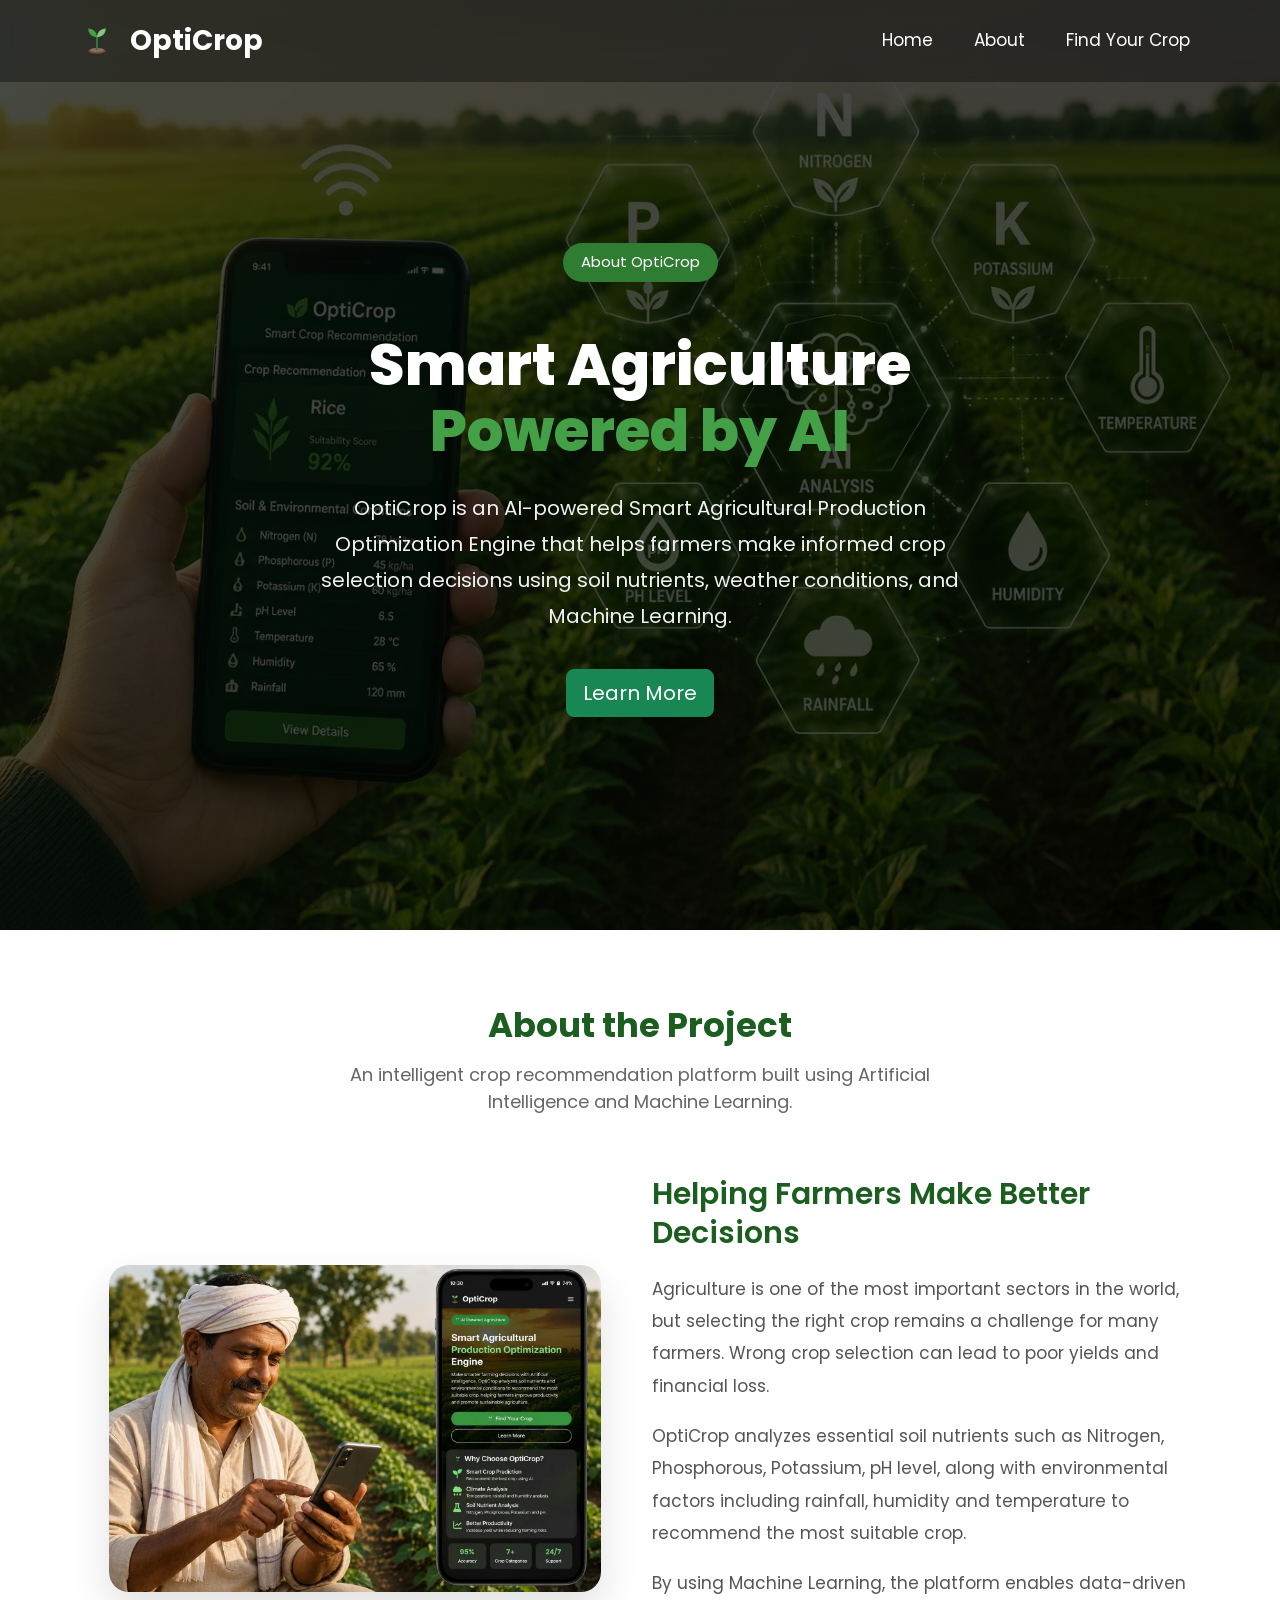
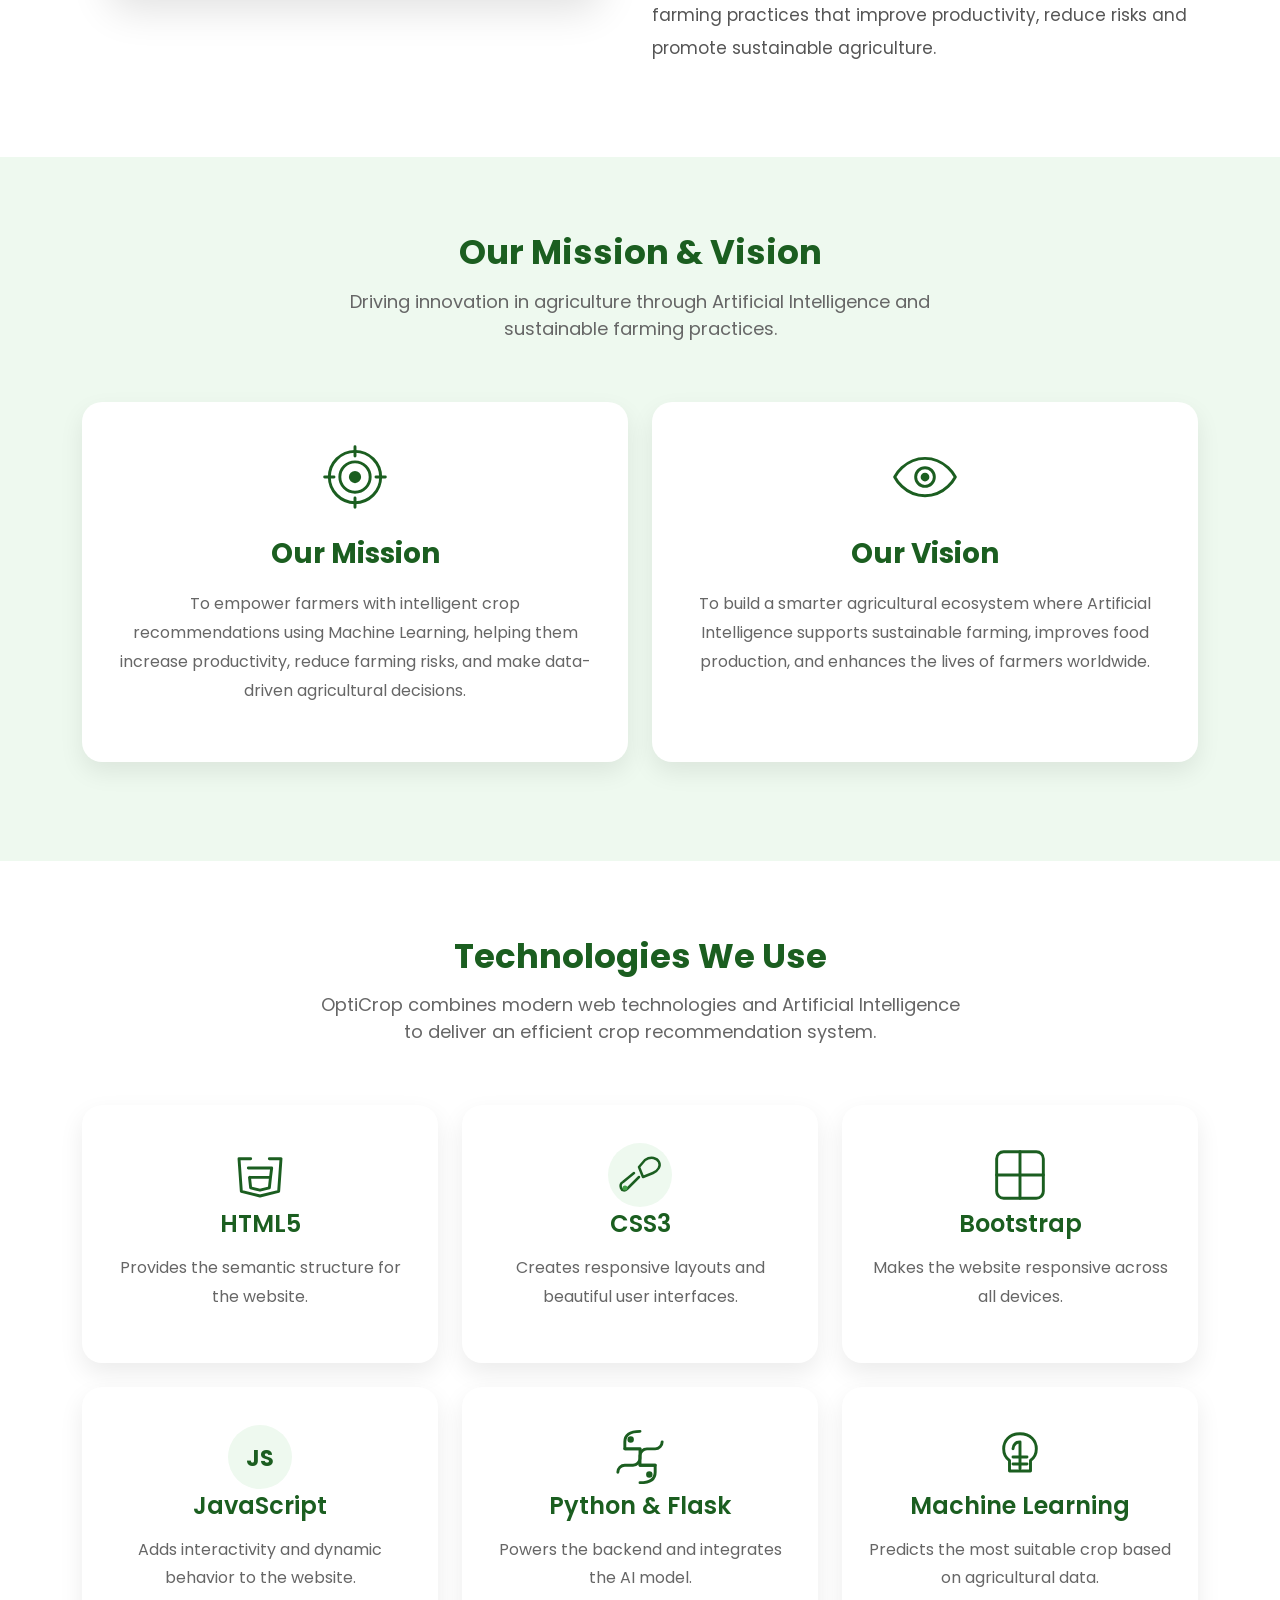
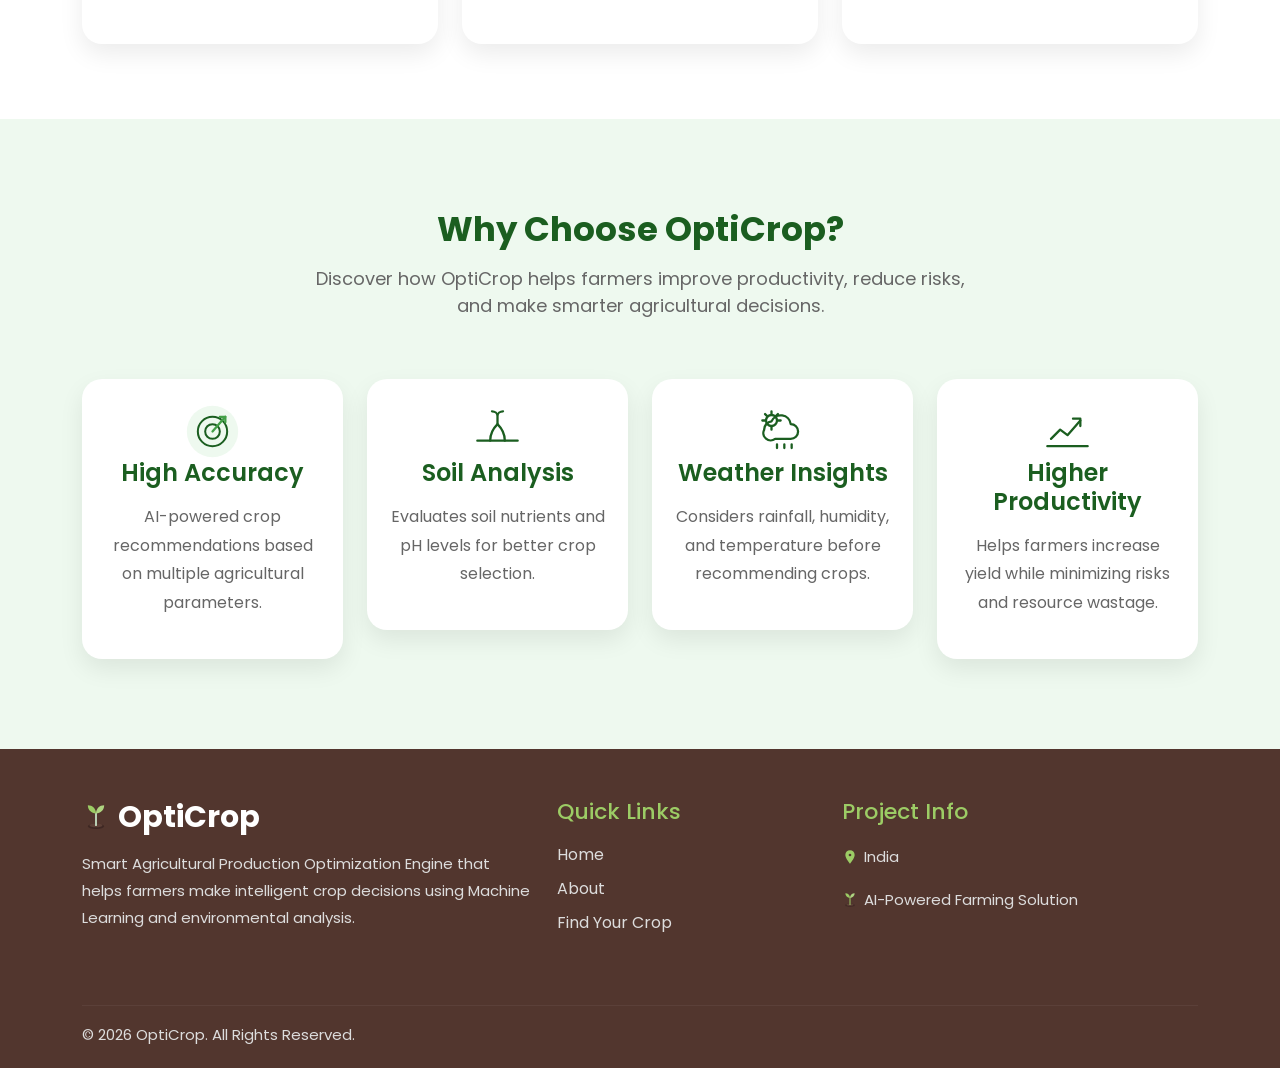
<file: templates/about.html>
<!DOCTYPE html>
<html lang="en">

<head>

    <meta charset="UTF-8">

    <meta name="viewport"
          content="width=device-width, initial-scale=1.0">

    <title>About | OptiCrop</title>

    <!-- Google Font -->

    <link href="https://fonts.googleapis.com/css2?family=Poppins:wght@300;400;500;600;700;800&display=swap"
          rel="stylesheet">

    <!-- Bootstrap -->

    <link href="https://cdn.jsdelivr.net/npm/bootstrap@5.3.3/dist/css/bootstrap.min.css"
          rel="stylesheet">

    <!-- Font Awesome -->

    <link rel="stylesheet"
          href="https://cdnjs.cloudflare.com/ajax/libs/font-awesome/6.5.2/css/all.min.css">

    <!-- CSS -->

    <link rel="stylesheet"
          href="/static/css/style.css">

</head>

<body>

    <!-- ================= NAVBAR ================= -->

<nav class="navbar navbar-expand-lg fixed-top">

    <div class="container">
         <a class="navbar-brand" href="/">

    <svg class="logo-icon" viewBox="0 0 24 24" xmlns="http://www.w3.org/2000/svg">
        <ellipse cx="12" cy="20" rx="7" ry="2.2" fill="#6D4C41"/>
        <ellipse cx="12" cy="19.2" rx="5.5" ry="1.6" fill="#8D6E63"/>
        <path d="M12 19V9" stroke="#2E7D32" stroke-width="1.5" stroke-linecap="round"/>
        <path d="M12 9C8 9 5 6 5 2c4 0 7 3 7 7z" fill="#43A047"/>
        <path d="M12 9c4 0 7-3 7-7-4 0-7 3-7 7z" fill="#81C784"/>
    </svg>

    OptiCrop

</a>

        <button class="navbar-toggler"
                type="button"
                data-bs-toggle="collapse"
                data-bs-target="#navbar">

            <span class="navbar-toggler-icon"></span>

        </button>

        <div class="collapse navbar-collapse"
             id="navbar">

            <ul class="navbar-nav ms-auto">

                <li class="nav-item">

                    <a class="nav-link"
                       href="/">

                        Home

                    </a>

                </li>

                <li class="nav-item">

                    <a class="nav-link active"
                       href="/about">

                        About

                    </a>

                </li>

                <li class="nav-item">

                    <a class="nav-link"
                       href="/findyourcrop">

                        Find Your Crop

                    </a>

                </li>

            </ul>

        </div>

    </div>

</nav>

    <!-- ================= ABOUT HERO ================= -->

<section class="about-hero">

    <div class="about-overlay"></div>

    <div class="container">

        <div class="row align-items-center min-vh-100">

            <!-- Left Content -->
            <div class="col-lg-8 mx-auto text-center">

                <div class="about-content">

                    <span class="hero-tag">

                        About OptiCrop

                    </span>

                    <h1>

                        Smart Agriculture <br>
                        <span>Powered by AI</span>

                    </h1>

                    <p>

                        OptiCrop is an AI-powered Smart Agricultural Production
                        Optimization Engine that helps farmers make informed crop
                        selection decisions using soil nutrients, weather
                        conditions, and Machine Learning.

                    </p>

                    <a href="#about-project"
                       class="btn btn-success btn-lg">

                        Learn More

                    </a>

                </div>

            </div>

          

        </div>

    </div>

</section>

    <!-- ================= ABOUT PROJECT ================= -->

<section class="about-project" id="about-project">

    <div class="container">

        <div class="section-title">

            <h2>About the Project</h2>

            <p>
                An intelligent crop recommendation platform built using
                Artificial Intelligence and Machine Learning.
            </p>

        </div>

        <div class="row align-items-center">

            <!-- Left -->

            <div class="col-lg-6">

                <div class="project-image">

                    <img src="/static/images/project.webp"
                         class="img-fluid"
                         loading="lazy"
                         alt="Smart Agriculture">

                </div>

            </div>

            <!-- Right -->

            <div class="col-lg-6">

                <div class="project-content">

                    <h3>Helping Farmers Make Better Decisions</h3>

                    <p>

                        Agriculture is one of the most important sectors in the
                        world, but selecting the right crop remains a challenge
                        for many farmers. Wrong crop selection can lead to poor
                        yields and financial loss.

                    </p>

                    <p>

                        OptiCrop analyzes essential soil nutrients such as
                        Nitrogen, Phosphorous, Potassium, pH level, along with
                        environmental factors including rainfall, humidity and
                        temperature to recommend the most suitable crop.

                    </p>

                    <p>

                        By using Machine Learning, the platform enables
                        data-driven farming practices that improve productivity,
                        reduce risks and promote sustainable agriculture.

                    </p>

                </div>

            </div>

        </div>

    </div>

</section>

    <!-- ================= MISSION & VISION ================= -->

<section class="mission-vision" id="mission">

    <div class="container">

        <div class="section-title">

            <h2>Our Mission & Vision</h2>

            <p>

                Driving innovation in agriculture through Artificial Intelligence
                and sustainable farming practices.

            </p>

        </div>

        <div class="row">

            <!-- Mission -->

            <div class="col-lg-6 mb-4">

                <div class="mv-card">

                    <div class="mv-icon">

                        <svg width="70" height="70" viewBox="0 0 60 60" fill="none" stroke="#1B5E20" stroke-width="2.5" stroke-linecap="round" stroke-linejoin="round">
                            <circle cx="30" cy="30" r="22"/>
                            <circle cx="30" cy="30" r="13"/>
                            <circle cx="30" cy="30" r="4" fill="#1B5E20"/>
                            <path d="M30 4v8M30 48v8M4 30h8M48 30h8"/>
                        </svg>

                    </div>

                    <h3>Our Mission</h3>

                    <p>

                        To empower farmers with intelligent crop recommendations
                        using Machine Learning, helping them increase productivity,
                        reduce farming risks, and make data-driven agricultural
                        decisions.

                    </p>

                </div>

            </div>

            <!-- Vision -->

            <div class="col-lg-6 mb-4">

                <div class="mv-card">

                    <div class="mv-icon">

                        <svg width="70" height="70" viewBox="0 0 60 60" fill="none" stroke="#1B5E20" stroke-width="2.5" stroke-linecap="round" stroke-linejoin="round">
                            <path d="M4 30s8-16 26-16 26 16 26 16-8 16-26 16-26-16-26-16Z"/>
                            <circle cx="30" cy="30" r="8"/>
                            <circle cx="30" cy="30" r="2.5" fill="#1B5E20"/>
                        </svg>

                    </div>

                    <h3>Our Vision</h3>

                    <p>

                        To build a smarter agricultural ecosystem where Artificial
                        Intelligence supports sustainable farming, improves food
                        production, and enhances the lives of farmers worldwide.

                    </p>

                </div>

            </div>

        </div>

    </div>

</section>

    <!-- ================= TECHNOLOGIES ================= -->

<section class="technologies">

    <div class="container">

        <div class="section-title">

            <h2>Technologies We Use</h2>

            <p>

                OptiCrop combines modern web technologies and Artificial
                Intelligence to deliver an efficient crop recommendation system.

            </p>

        </div>

        <div class="row g-4">

            <div class="col-lg-4 col-md-6">

                <div class="tech-card">

                    <svg width="70" height="70" viewBox="0 0 60 60" fill="none" stroke="#1B5E20" stroke-width="2.5" stroke-linecap="round" stroke-linejoin="round">
                        <path d="M22 16 12 16 14 44 30 48 46 44 48 16 38 16"/>
                        <path d="M20 24h20l-1 8H22M21 32l1 9 8 2 8-2 1-9"/>
                    </svg>

                    <h4>HTML5</h4>

                    <p>

                        Provides the semantic structure for the website.

                    </p>

                </div>

            </div>

            <div class="col-lg-4 col-md-6">

                <div class="tech-card">

                    <svg width="70" height="70" viewBox="0 0 70 70">
  <circle cx="35" cy="35" r="32" fill="#eef9ef"/>
  <path d="M40 20c6-4 12-2 14 2s-1 9-6 11l-10 4-4-10 6-7Z" fill="none" stroke="#1B5E20" stroke-width="2.5" stroke-linejoin="round"/>
  <path d="M34 37 22 49c-2 2-5 2-6-1s0-5 2-6l11-9" fill="none" stroke="#1B5E20" stroke-width="2.5" stroke-linejoin="round" stroke-linecap="round"/>
  <circle cx="20" cy="48" r="2.5" fill="#43A047"/>
</svg>

                    <h4>CSS3</h4>

                    <p>

                        Creates responsive layouts and beautiful user interfaces.

                    </p>

                </div>

            </div>

            <div class="col-lg-4 col-md-6">

                <div class="tech-card">

                    <svg width="70" height="70" viewBox="0 0 60 60" fill="none" stroke="#1B5E20" stroke-width="2.5" stroke-linecap="round" stroke-linejoin="round">
                        <rect x="10" y="10" width="40" height="40" rx="6"/>
                        <path d="M10 30h40M30 10v40"/>
                    </svg>

                    <h4>Bootstrap</h4>

                    <p>

                        Makes the website responsive across all devices.

                    </p>

                </div>

            </div>

            <div class="col-lg-4 col-md-6">

                <div class="tech-card">

                    <svg width="70" height="70" viewBox="0 0 70 70">
  <circle cx="35" cy="35" r="32" fill="#eef9ef"/>
  <text x="35" y="44" font-family="Poppins, sans-serif" font-size="22" font-weight="700" text-anchor="middle" fill="#1B5E20">JS</text>
</svg>

                    <h4>JavaScript</h4>

                    <p>

                        Adds interactivity and dynamic behavior to the website.

                    </p>

                </div>

            </div>

            <div class="col-lg-4 col-md-6">

                <div class="tech-card">

                    <svg width="70" height="70" viewBox="0 0 60 60" fill="none" stroke="#1B5E20" stroke-width="2.5" stroke-linecap="round" stroke-linejoin="round">
                        <path d="M30 8c-8 0-13 3-13 9v6h13"/>
                        <path d="M30 52c8 0 13-3 13-9v-6H30"/>
                        <path d="M17 23h13v8a6 6 0 0 1-6 6h-7a6 6 0 0 0-6 6"/>
                        <path d="M43 37H30v-8a6 6 0 0 1 6-6h7a6 6 0 0 0 6-6"/>
                        <circle cx="22" cy="15" r="1.5" fill="#1B5E20"/>
                        <circle cx="38" cy="45" r="1.5" fill="#1B5E20"/>
                    </svg>

                    <h4>Python & Flask</h4>

                    <p>

                        Powers the backend and integrates the AI model.

                    </p>

                </div>

            </div>

            <div class="col-lg-4 col-md-6">

                <div class="tech-card">

                    <svg width="70" height="70" viewBox="0 0 60 60" fill="none" stroke="#1B5E20" stroke-width="2.5" stroke-linecap="round" stroke-linejoin="round">
                        <path d="M30 10c-9 0-14 6-14 13 0 5 2 8 5 10v9h18v-9c3-2 5-5 5-10 0-7-5-13-14-13Z"/>
                        <path d="M24 23a6 6 0 0 1 6-6M30 17v23M24 30h12M24 36h12"/>
                    </svg>

                    <h4>Machine Learning</h4>

                    <p>

                        Predicts the most suitable crop based on agricultural data.

                    </p>

                </div>

            </div>

        </div>

    </div>

</section>

    <!-- ================= BENEFITS ================= -->

<section class="benefits">

    <div class="container">

        <div class="section-title">

            <h2>Why Choose OptiCrop?</h2>

            <p>

                Discover how OptiCrop helps farmers improve productivity,
                reduce risks, and make smarter agricultural decisions.

            </p>

        </div>

        <div class="row g-4">

            <div class="col-lg-3 col-md-6">

                <div class="benefit-card">

                    <svg width="55" height="55" viewBox="0 0 60 60">
  <circle cx="30" cy="30" r="28" fill="#eef9ef"/>
  <circle cx="30" cy="30" r="16" fill="none" stroke="#1B5E20" stroke-width="2.2"/>
  <circle cx="30" cy="30" r="8" fill="none" stroke="#1B5E20" stroke-width="2.2"/>
  <path d="M44 14 30 30" stroke="#43A047" stroke-width="2.5" stroke-linecap="round"/>
  <path d="M44 14 38 14M44 14 44 20" stroke="#43A047" stroke-width="2.5" stroke-linecap="round"/>
</svg>

                    <h4>High Accuracy</h4>

                    <p>

                        AI-powered crop recommendations based on multiple agricultural parameters.

                    </p>

                </div>

            </div>

            <div class="col-lg-3 col-md-6">

                <div class="benefit-card">

                    <svg width="55" height="55" viewBox="0 0 60 60" fill="none" stroke="#1B5E20" stroke-width="2.5" stroke-linecap="round" stroke-linejoin="round">
                        <path d="M8 40h44"/>
                        <path d="M22 40c0-8 3-13 8-18 5 5 8 10 8 18"/>
                        <path d="M30 22v-9M30 13c0-3 3-5 6-5M30 13c0-3-3-5-6-5"/>
                    </svg>

                    <h4>Soil Analysis</h4>

                    <p>

                        Evaluates soil nutrients and pH levels for better crop selection.

                    </p>

                </div>

            </div>

            <div class="col-lg-3 col-md-6">

                <div class="benefit-card">

                    <svg width="55" height="55" viewBox="0 0 60 60" fill="none" stroke="#1B5E20" stroke-width="2.5" stroke-linecap="round" stroke-linejoin="round">
                        <circle cx="18" cy="18" r="6"/>
                        <path d="M18 8v3M18 25v3M8 18h3M25 18h3M11 11l2 2M25 11l-2 2"/>
                        <path d="M22 38h17a8 8 0 0 0 0-16 11 11 0 0 0-21-3 9 9 0 0 0-8 9 8 8 0 0 0 12 10Z"/>
                        <path d="M24 44v4M32 44v4M40 44v4"/>
                    </svg>

                    <h4>Weather Insights</h4>

                    <p>

                        Considers rainfall, humidity, and temperature before recommending crops.

                    </p>

                </div>

            </div>

            <div class="col-lg-3 col-md-6">

                <div class="benefit-card">

                    <svg width="55" height="55" viewBox="0 0 60 60" fill="none" stroke="#1B5E20" stroke-width="2.5" stroke-linecap="round" stroke-linejoin="round">
                        <path d="M8 46h44"/>
                        <path d="M12 38l10-10 8 6 14-16"/>
                        <path d="M36 16h8v8"/>
                    </svg>

                    <h4>Higher Productivity</h4>

                    <p>

                        Helps farmers increase yield while minimizing risks and resource wastage.

                    </p>

                </div>

            </div>

        </div>

    </div>

</section>


    <!-- ================= FOOTER ================= -->

 <footer class="footer">

        <div class="container">

            <div class="row">

                <!-- Logo -->

                <div class="col-lg-5 mb-4">

                    <h3>
    <svg class="footer-logo-icon" viewBox="0 0 24 24" xmlns="http://www.w3.org/2000/svg">
        <ellipse cx="12" cy="20" rx="7" ry="2.2" fill="#3E2723"/>
        <ellipse cx="12" cy="19.2" rx="5.5" ry="1.6" fill="#5D4037"/>
        <path d="M12 19V9" stroke="#C8E6C9" stroke-width="1.5" stroke-linecap="round"/>
        <path d="M12 9C8 9 5 6 5 2c4 0 7 3 7 7z" fill="#9CCC65"/>
        <path d="M12 9c4 0 7-3 7-7-4 0-7 3-7 7z" fill="#AED581"/>
    </svg>
    OptiCrop
</h3>

                    <p>
                        Smart Agricultural Production Optimization Engine
                        that helps farmers make intelligent crop decisions
                        using Machine Learning and environmental analysis.
                    </p>

                </div>

                <!-- Quick Links -->

                <div class="col-lg-3 mb-4">

                    <h5>Quick Links</h5>

                    <ul>

                        <li><a href="/">Home</a></li>

                        <li><a href="/about">About</a></li>

                        <li><a href="/findyourcrop">Find Your Crop</a></li>

                    </ul>

                </div>

                <!-- Contact -->

                <div class="col-lg-4 mb-4">

                    <h5>Project Info</h5>

                    <p>
                        <svg class="footer-inline-icon" viewBox="0 0 24 24" xmlns="http://www.w3.org/2000/svg">
                            <path d="M12 2C8 2 5 5 5 9c0 5 7 13 7 13s7-8 7-13c0-4-3-7-7-7zm0 9a2 2 0 1 1 0-4 2 2 0 0 1 0 4z" fill="#9CCC65"/>
                        </svg>
                        India
                    </p>

                   <p>
    <svg class="footer-inline-icon" viewBox="0 0 24 24" xmlns="http://www.w3.org/2000/svg">
        <ellipse cx="12" cy="20" rx="7" ry="2.2" fill="#3E2723"/>
        <ellipse cx="12" cy="19.2" rx="5.5" ry="1.6" fill="#5D4037"/>
        <path d="M12 19V9" stroke="#9CCC65" stroke-width="1.5" stroke-linecap="round"/>
        <path d="M12 9C8 9 5 6 5 2c4 0 7 3 7 7z" fill="#9CCC65"/>
        <path d="M12 9c4 0 7-3 7-7-4 0-7 3-7 7z" fill="#AED581"/>
    </svg>
    AI-Powered Farming Solution
</p>

                </div>

            </div>

            <hr>

            <p class="copyright">

                © 2026 OptiCrop. All Rights Reserved.

            </p>

        </div>

    </footer>

    <!-- Bootstrap JS -->

    <script src="https://cdn.jsdelivr.net/npm/bootstrap@5.3.3/dist/js/bootstrap.bundle.min.js"></script>

    <!-- JavaScript -->

    <script src="/static/js/script.js"></script>

</body>

</html>
</file>
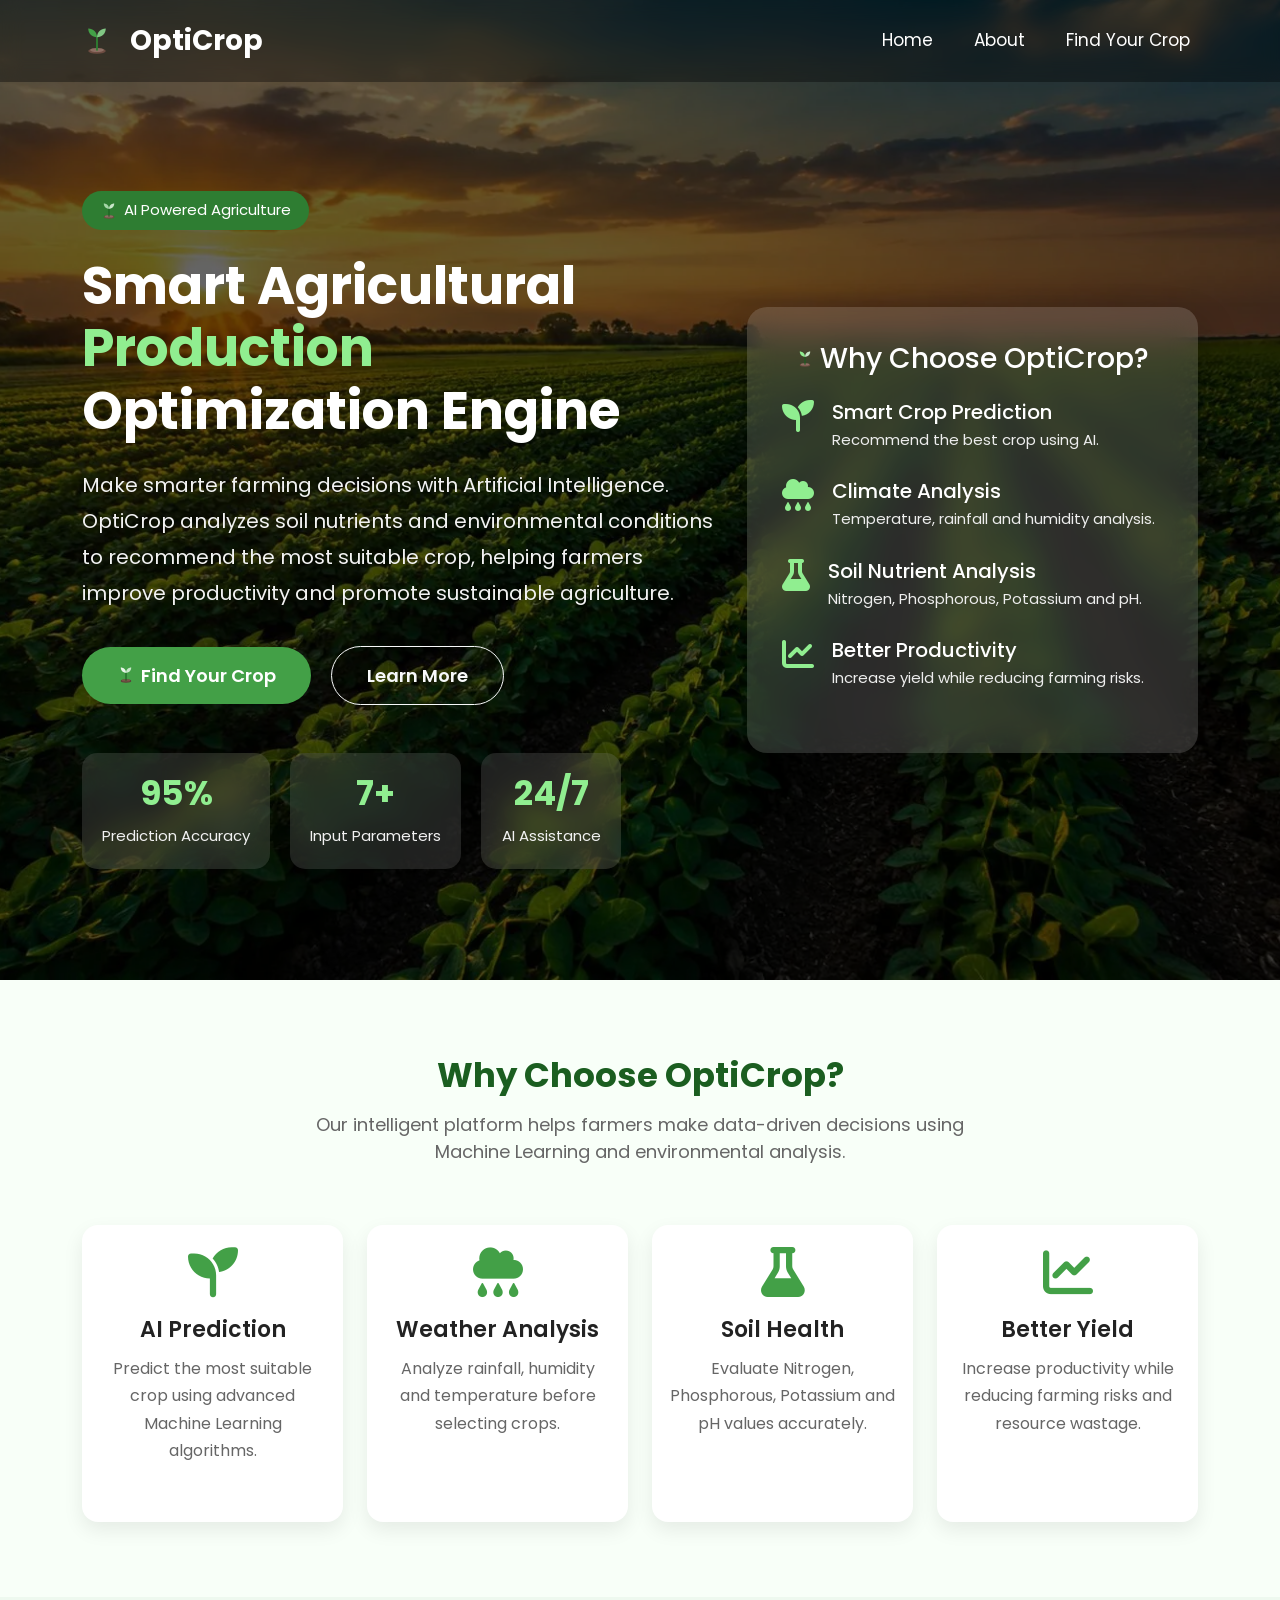
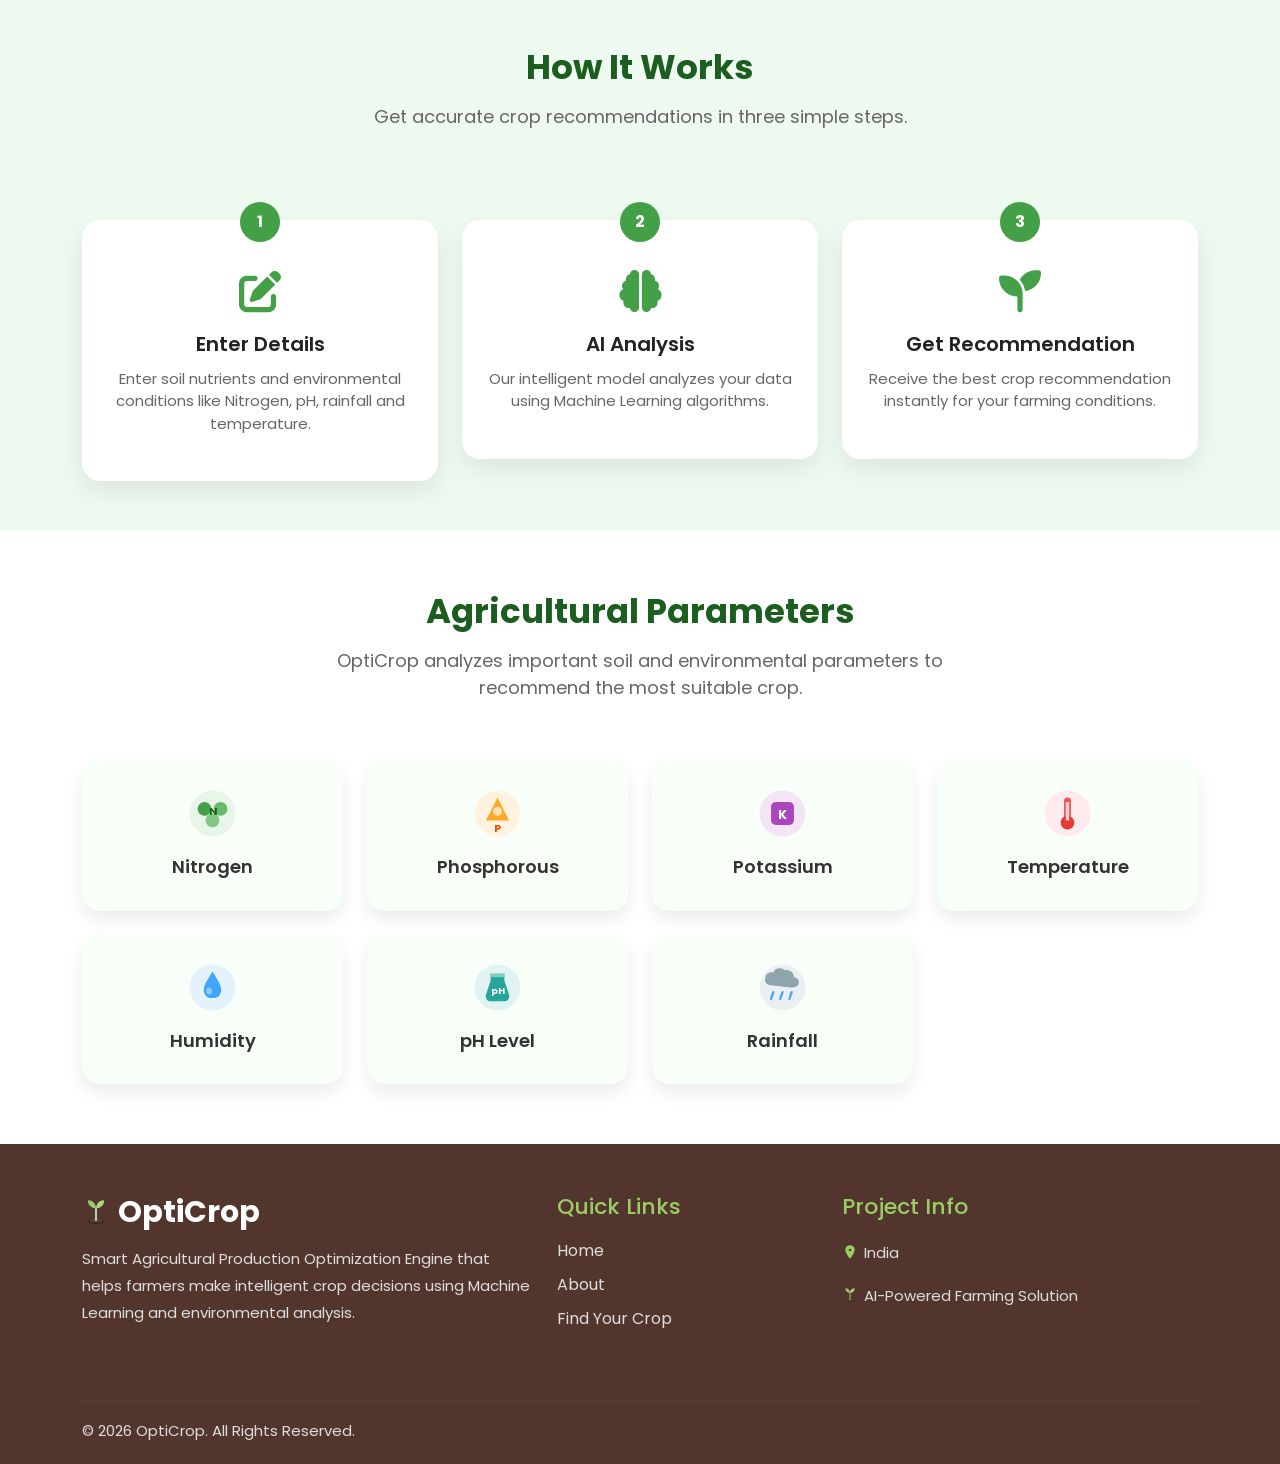
<file: templates/home.html>
<!DOCTYPE html>
<html lang="en">

<head>

    <meta charset="UTF-8">
    <meta name="viewport" content="width=device-width, initial-scale=1.0">

    <title>OptiCrop | Smart Agricultural Production Optimization Engine</title>

    <!-- Google Font -->

    <link href="https://fonts.googleapis.com/css2?family=Poppins:wght@300;400;500;600;700;800&display=swap"
        rel="stylesheet">

    <!-- Bootstrap -->

    <link href="https://cdn.jsdelivr.net/npm/bootstrap@5.3.3/dist/css/bootstrap.min.css"
        rel="stylesheet">

    <!-- Font Awesome -->

    <link rel="stylesheet"
        href="https://cdnjs.cloudflare.com/ajax/libs/font-awesome/6.5.2/css/all.min.css">

    <!-- CSS -->

    <link rel="stylesheet" href="/static/css/style.css">

</head>

<body>

    <!-- ================= NAVIGATION BAR ================= -->

    <nav class="navbar navbar-expand-lg fixed-top">

        <div class="container">

           <a class="navbar-brand" href="/">

    <svg class="logo-icon" viewBox="0 0 24 24" xmlns="http://www.w3.org/2000/svg">
        <ellipse cx="12" cy="20" rx="7" ry="2.2" fill="#6D4C41"/>
        <ellipse cx="12" cy="19.2" rx="5.5" ry="1.6" fill="#8D6E63"/>
        <path d="M12 19V9" stroke="#2E7D32" stroke-width="1.5" stroke-linecap="round"/>
        <path d="M12 9C8 9 5 6 5 2c4 0 7 3 7 7z" fill="#43A047"/>
        <path d="M12 9c4 0 7-3 7-7-4 0-7 3-7 7z" fill="#81C784"/>
    </svg>

    OptiCrop

</a>

            <button class="navbar-toggler"
                type="button"
                data-bs-toggle="collapse"
                data-bs-target="#navbar">

                <span class="navbar-toggler-icon"></span>

            </button>

            <div class="collapse navbar-collapse"
                id="navbar">

                <ul class="navbar-nav ms-auto">

                    <li class="nav-item">

                        <a class="nav-link active"
                            href="/">

                            Home

                        </a>

                    </li>

                    <li class="nav-item">

                        <a class="nav-link"
                            href="/about">

                            About

                        </a>

                    </li>

                    <li class="nav-item">

                        <a class="nav-link"
                            href="/findyourcrop">

                            Find Your Crop

                        </a>

                    </li>

                </ul>

            </div>

        </div>

    </nav>

    <!-- ================= HERO SECTION ================= -->

    <section class="hero">

        <div class="hero-overlay"></div>

        <div class="container">

            <div class="row align-items-center min-vh-100">

                <!-- Left Side -->

                <div class="col-lg-7">

                    <div class="hero-content">

                       <span class="hero-tag">
    <svg class="tag-icon" viewBox="0 0 24 24" xmlns="http://www.w3.org/2000/svg">
        <ellipse cx="12" cy="20" rx="7" ry="2.2" fill="#6D4C41"/>
        <ellipse cx="12" cy="19.2" rx="5.5" ry="1.6" fill="#8D6E63"/>
        <path d="M12 19V9" stroke="#1B5E20" stroke-width="1.5" stroke-linecap="round"/>
        <path d="M12 9C8 9 5 6 5 2c4 0 7 3 7 7z" fill="#A5D6A7"/>
        <path d="M12 9c4 0 7-3 7-7-4 0-7 3-7 7z" fill="#C8E6C9"/>
    </svg>
    AI Powered Agriculture
</span>

                        <h1>
                            Smart Agricultural
                            <span>Production</span>
                            Optimization Engine
                        </h1>

                        <p>
                            Make smarter farming decisions with Artificial Intelligence.
                            OptiCrop analyzes soil nutrients and environmental conditions
                            to recommend the most suitable crop, helping farmers improve
                            productivity and promote sustainable agriculture.
                        </p>

                        <div class="hero-buttons">

                          <a href="/findyourcrop" class="btn btn-success btn-lg me-3">
    <svg class="btn-icon" viewBox="0 0 24 24" xmlns="http://www.w3.org/2000/svg">
        <ellipse cx="12" cy="20" rx="7" ry="2.2" fill="#5D4037"/>
        <ellipse cx="12" cy="19.2" rx="5.5" ry="1.6" fill="#795548"/>
        <path d="M12 19V9" stroke="#1B5E20" stroke-width="1.5" stroke-linecap="round"/>
        <path d="M12 9C8 9 5 6 5 2c4 0 7 3 7 7z" fill="#E8F5E9"/>
        <path d="M12 9c4 0 7-3 7-7-4 0-7 3-7 7z" fill="#C8E6C9"/>
    </svg>
    Find Your Crop
</a>

                            <a href="#features" class="btn btn-outline-light btn-lg">
                                Learn More
                            </a>

                        </div>

                        <div class="hero-stats mt-5">

                            <div class="stat-box">

                                <h3>95%</h3>

                                <p>Prediction Accuracy</p>

                            </div>

                            <div class="stat-box">

                                <h3>7+</h3>

                                <p>Input Parameters</p>

                            </div>

                            <div class="stat-box">

                                <h3>24/7</h3>

                                <p>AI Assistance</p>

                            </div>

                        </div>

                    </div>

                </div>


                <div class="col-lg-5">

                    <div class="hero-card">

                       <h3 class="mb-4">
    <svg class="tag-icon" viewBox="0 0 24 24" xmlns="http://www.w3.org/2000/svg">
        <ellipse cx="12" cy="20" rx="7" ry="2.2" fill="#6D4C41"/>
        <ellipse cx="12" cy="19.2" rx="5.5" ry="1.6" fill="#8D6E63"/>
        <path d="M12 19V9" stroke="#1B5E20" stroke-width="1.5" stroke-linecap="round"/>
        <path d="M12 9C8 9 5 6 5 2c4 0 7 3 7 7z" fill="#90EE90"/>
        <path d="M12 9c4 0 7-3 7-7-4 0-7 3-7 7z" fill="#C8E6C9"/>
    </svg>
    Why Choose OptiCrop?
</h3>

                        <div class="feature-item">

                            <i class="fas fa-seedling"></i>

                            <div>

                                <h5>Smart Crop Prediction</h5>

                                <p>Recommend the best crop using AI.</p>

                            </div>

                        </div>

                        <div class="feature-item">

                            <i class="fas fa-cloud-rain"></i>

                            <div>

                                <h5>Climate Analysis</h5>

                                <p>Temperature, rainfall and humidity analysis.</p>

                            </div>

                        </div>

                        <div class="feature-item">

                            <i class="fas fa-flask"></i>

                            <div>

                                <h5>Soil Nutrient Analysis</h5>

                                <p>Nitrogen, Phosphorous, Potassium and pH.</p>

                            </div>

                        </div>

                        <div class="feature-item">

                            <i class="fas fa-chart-line"></i>

                            <div>

                                <h5>Better Productivity</h5>

                                <p>Increase yield while reducing farming risks.</p>

                            </div>

                        </div>

                    </div>

                </div>

            </div>

        </div>

    </section>

    <!-- ================= FEATURES ================= -->

    <section class="features" id="features">

        <div class="container">

            <div class="section-title">

                <h2>Why Choose OptiCrop?</h2>

                <p>
                    Our intelligent platform helps farmers make data-driven
                    decisions using Machine Learning and environmental analysis.
                </p>

            </div>

            <div class="row">

                <div class="col-lg-3 col-md-6">

                    <div class="feature-box">

                        <i class="fas fa-seedling"></i>

                        <h4>AI Prediction</h4>

                        <p>
                            Predict the most suitable crop using advanced Machine Learning algorithms.
                        </p>

                    </div>

                </div>

                <div class="col-lg-3 col-md-6">

                    <div class="feature-box">

                        <i class="fas fa-cloud-rain"></i>

                        <h4>Weather Analysis</h4>

                        <p>
                            Analyze rainfall, humidity and temperature before selecting crops.
                        </p>

                    </div>

                </div>

                <div class="col-lg-3 col-md-6">

                    <div class="feature-box">

                        <i class="fas fa-flask"></i>

                        <h4>Soil Health</h4>

                        <p>
                            Evaluate Nitrogen, Phosphorous, Potassium and pH values accurately.
                        </p>

                    </div>

                </div>

                <div class="col-lg-3 col-md-6">

                    <div class="feature-box">

                        <i class="fas fa-chart-line"></i>

                        <h4>Better Yield</h4>

                        <p>
                            Increase productivity while reducing farming risks and resource wastage.
                        </p>

                    </div>

                </div>

            </div>

        </div>

    </section>

    <!-- ================= HOW IT WORKS ================= -->

    <section class="how-it-works">

        <div class="container">

            <div class="section-title">

                <h2>How It Works</h2>

                <p>
                    Get accurate crop recommendations in three simple steps.
                </p>

            </div>

            <div class="row text-center">

                <div class="col-lg-4">

                    <div class="step-card">

                        <div class="step-number">1</div>

                        <i class="fas fa-edit"></i>

                        <h4>Enter Details</h4>

                        <p>
                            Enter soil nutrients and environmental conditions like
                            Nitrogen, pH, rainfall and temperature.
                        </p>

                    </div>

                </div>

                <div class="col-lg-4">

                    <div class="step-card">

                        <div class="step-number">2</div>

                        <i class="fas fa-brain"></i>

                        <h4>AI Analysis</h4>

                        <p>
                            Our intelligent model analyzes your data using
                            Machine Learning algorithms.
                        </p>

                    </div>

                </div>

                <div class="col-lg-4">

                    <div class="step-card">

                        <div class="step-number">3</div>

                        <i class="fas fa-seedling"></i>

                        <h4>Get Recommendation</h4>

                        <p>
                            Receive the best crop recommendation instantly
                            for your farming conditions.
                        </p>

                    </div>

                </div>

            </div>

        </div>

    </section>

    <!-- ================= AGRICULTURAL PARAMETERS ================= -->

    <section class="parameters">

        <div class="container">

            <div class="section-title">

                <h2>Agricultural Parameters</h2>

                <p>
                    OptiCrop analyzes important soil and environmental parameters to recommend the most suitable crop.
                </p>

            </div>

           <div class="row g-4">

    <!-- Nitrogen -->
    <div class="col-lg-3 col-md-4 col-6">
        <div class="parameter-card">
            <svg viewBox="0 0 48 48" xmlns="http://www.w3.org/2000/svg">
                <circle cx="24" cy="24" r="20" fill="#E8F5E9"/>
                <circle cx="17" cy="20" r="6" fill="#43A047"/>
                <circle cx="31" cy="20" r="6" fill="#66BB6A"/>
                <circle cx="24" cy="30" r="6" fill="#81C784"/>
                <text x="24" y="25" font-size="9" font-weight="700" fill="#1B5E20" text-anchor="middle">N</text>
            </svg>
            <h5>Nitrogen</h5>
        </div>
    </div>

    <!-- Phosphorous -->
    <div class="col-lg-3 col-md-4 col-6">
        <div class="parameter-card">
            <svg viewBox="0 0 48 48" xmlns="http://www.w3.org/2000/svg">
                <circle cx="24" cy="24" r="20" fill="#FFF3E0"/>
                <path d="M24 10 L34 30 H14 Z" fill="#FFA726"/>
                <circle cx="24" cy="22" r="4" fill="#FFE0B2"/>
                <text x="24" y="40" font-size="9" font-weight="700" fill="#E65100" text-anchor="middle">P</text>
            </svg>
            <h5>Phosphorous</h5>
        </div>
    </div>

    <!-- Potassium -->
    <div class="col-lg-3 col-md-4 col-6">
        <div class="parameter-card">
            <svg viewBox="0 0 48 48" xmlns="http://www.w3.org/2000/svg">
                <circle cx="24" cy="24" r="20" fill="#F3E5F5"/>
                <rect x="14" y="14" width="20" height="20" rx="4" fill="#AB47BC"/>
                <text x="24" y="29" font-size="11" font-weight="700" fill="white" text-anchor="middle">K</text>
            </svg>
            <h5>Potassium</h5>
        </div>
    </div>

    <!-- Temperature -->
    <div class="col-lg-3 col-md-4 col-6">
        <div class="parameter-card">
            <svg viewBox="0 0 48 48" xmlns="http://www.w3.org/2000/svg">
                <circle cx="24" cy="24" r="20" fill="#FFEBEE"/>
                <rect x="21" y="10" width="6" height="20" rx="3" fill="#EF5350"/>
                <circle cx="24" cy="32" r="6" fill="#E53935"/>
                <rect x="22.5" y="14" width="3" height="16" fill="#FFCDD2"/>
            </svg>
            <h5>Temperature</h5>
        </div>
    </div>

    <!-- Humidity -->
    <div class="col-lg-3 col-md-4 col-6">
        <div class="parameter-card">
            <svg viewBox="0 0 48 48" xmlns="http://www.w3.org/2000/svg">
                <circle cx="24" cy="24" r="20" fill="#E3F2FD"/>
                <path d="M24 10 C30 20 34 25 30 31 C28 34 20 34 18 31 C14 25 18 20 24 10 Z" fill="#42A5F5"/>
                <ellipse cx="21" cy="27" rx="2.5" ry="3" fill="#90CAF9"/>
            </svg>
            <h5>Humidity</h5>
        </div>
    </div>

    <!-- pH Level -->
    <div class="col-lg-3 col-md-4 col-6">
        <div class="parameter-card">
            <svg viewBox="0 0 48 48" xmlns="http://www.w3.org/2000/svg">
                <circle cx="24" cy="24" r="20" fill="#E0F2F1"/>
                <path d="M18 12 H30 V18 L34 30 C35 33 33 36 30 36 H18 C15 36 13 33 14 30 L18 18 Z" fill="#26A69A"/>
                <rect x="18" y="12" width="12" height="3" fill="#80CBC4"/>
                <text x="24" y="30" font-size="8" font-weight="700" fill="white" text-anchor="middle">pH</text>
            </svg>
            <h5>pH Level</h5>
        </div>
    </div>

    <!-- Rainfall -->
    <div class="col-lg-3 col-md-4 col-6">
        <div class="parameter-card">
            <svg viewBox="0 0 48 48" xmlns="http://www.w3.org/2000/svg">
                <circle cx="24" cy="24" r="20" fill="#ECEFF1"/>
                <path d="M14 22 C10 22 8 19 9 16 C9 12 13 10 16 11 C17 7 23 6 26 9 C30 8 34 11 34 15 C37 15 39 18 38 21 C37 24 33 24 31 24 Z" fill="#90A4AE"/>
                <line x1="16" y1="28" x2="14" y2="34" stroke="#42A5F5" stroke-width="2" stroke-linecap="round"/>
                <line x1="24" y1="28" x2="22" y2="34" stroke="#42A5F5" stroke-width="2" stroke-linecap="round"/>
                <line x1="32" y1="28" x2="30" y2="34" stroke="#42A5F5" stroke-width="2" stroke-linecap="round"/>
            </svg>
            <h5>Rainfall</h5>
        </div>
    </div>

</div>

    </section>

    <!-- ================= FOOTER ================= -->

    <footer class="footer">

        <div class="container">

            <div class="row">

                <!-- Logo -->

                <div class="col-lg-5 mb-4">

                    <h3>
    <svg class="footer-logo-icon" viewBox="0 0 24 24" xmlns="http://www.w3.org/2000/svg">
        <ellipse cx="12" cy="20" rx="7" ry="2.2" fill="#3E2723"/>
        <ellipse cx="12" cy="19.2" rx="5.5" ry="1.6" fill="#5D4037"/>
        <path d="M12 19V9" stroke="#C8E6C9" stroke-width="1.5" stroke-linecap="round"/>
        <path d="M12 9C8 9 5 6 5 2c4 0 7 3 7 7z" fill="#9CCC65"/>
        <path d="M12 9c4 0 7-3 7-7-4 0-7 3-7 7z" fill="#AED581"/>
    </svg>
    OptiCrop
</h3>

                    <p>
                        Smart Agricultural Production Optimization Engine
                        that helps farmers make intelligent crop decisions
                        using Machine Learning and environmental analysis.
                    </p>

                </div>

                <!-- Quick Links -->

                <div class="col-lg-3 mb-4">

                    <h5>Quick Links</h5>

                    <ul>

                        <li><a href="/">Home</a></li>

                        <li><a href="/about">About</a></li>

                        <li><a href="/findyourcrop">Find Your Crop</a></li>

                    </ul>

                </div>

                <!-- Contact -->

                <div class="col-lg-4 mb-4">

                    <h5>Project Info</h5>

                    <p>
                        <svg class="footer-inline-icon" viewBox="0 0 24 24" xmlns="http://www.w3.org/2000/svg">
                            <path d="M12 2C8 2 5 5 5 9c0 5 7 13 7 13s7-8 7-13c0-4-3-7-7-7zm0 9a2 2 0 1 1 0-4 2 2 0 0 1 0 4z" fill="#9CCC65"/>
                        </svg>
                        India
                    </p>

                   <p>
    <svg class="footer-inline-icon" viewBox="0 0 24 24" xmlns="http://www.w3.org/2000/svg">
        <ellipse cx="12" cy="20" rx="7" ry="2.2" fill="#3E2723"/>
        <ellipse cx="12" cy="19.2" rx="5.5" ry="1.6" fill="#5D4037"/>
        <path d="M12 19V9" stroke="#9CCC65" stroke-width="1.5" stroke-linecap="round"/>
        <path d="M12 9C8 9 5 6 5 2c4 0 7 3 7 7z" fill="#9CCC65"/>
        <path d="M12 9c4 0 7-3 7-7-4 0-7 3-7 7z" fill="#AED581"/>
    </svg>
    AI-Powered Farming Solution
</p>

                </div>

            </div>

            <hr>

            <p class="copyright">

                © 2026 OptiCrop. All Rights Reserved.

            </p>

        </div>

    </footer>

    <!-- Bootstrap JS -->

    <script src="https://cdn.jsdelivr.net/npm/bootstrap@5.3.3/dist/js/bootstrap.bundle.min.js"></script>

    <!-- JavaScript -->

    <script src="/static/js/script.js"></script>

</body>

</html>
</file>
<file: static/css/style.css>
/* ===========================
   GLOBAL STYLES
=========================== */
body{
    background:red;
}

*{
    margin:0;
    padding:0;
    box-sizing:border-box;
}

html{
    scroll-behavior:smooth;
}

body{

    font-family:'Poppins',sans-serif;
    background:#f8fff8;
    color:#333;

}


/* ===========================
   NAVBAR
=========================== */

.navbar{

    background:rgba(0,0,0,0.35);
    backdrop-filter:blur(10px);
    transition:.4s;
    padding:15px 0;

}

.navbar-brand{

    font-size:28px;
    font-weight:700;
    color:#fff !important;

}

.nav-link{

    color:white !important;
    margin-left:25px;
    font-size:17px;
    transition:.3s;

}

.nav-link:hover{

    color:#90EE90 !important;

}

.logo-icon{

    width:34px;

    height:34px;

    margin-right:10px;

    object-fit:contain;

}

.navbar-brand{

    display:flex;

    align-items:center;

    gap:10px;

}


/* ===========================
   HERO SECTION
=========================== */

.hero{

    position:relative;

    background:url("../images/hero-bg.webp");

    background-size:cover;
    background-position:center;

    min-height:100vh;

    display:flex;
    align-items:center;
     padding-top:80px;

}

.hero-overlay{

    position:absolute;

    top:0;
    left:0;

    width:100%;
    height:100%;

    background:rgba(0,0,0,.60);

}

.hero .container{

    position:relative;
    z-index:2;

}


/* ===========================
   HERO CONTENT
=========================== */

.hero-content{

    color:white;

}

.hero-tag{

    display:inline-flex;

    align-items:center;

    background:#2E7D32;

    color:white;

    padding:8px 18px;

    border-radius:30px;

    margin-bottom:25px;

    font-size:15px;

}

.hero-content h1{

    font-size:52px;

    font-weight:700;

    line-height:1.2;

    margin-bottom:25px;

}

.hero-content h1 span{

    color:#90EE90;

}

.hero-content p{

    font-size:20px;

    line-height:1.8;

    margin-bottom:35px;

    color:#f2f2f2;

}


/* ===========================
   BUTTONS
=========================== */

.hero-buttons{

    margin-bottom:40px;

}

.hero-buttons .btn{

    padding:15px 35px;

    border-radius:40px;

    font-size:18px;

    font-weight:600;

    display:inline-flex;

    align-items:center;

}

.hero-buttons .btn-success{

    background:#43A047;
    border:none;

}

.hero-buttons .btn-success:hover{

    background:#2E7D32;

}

.hero-buttons .btn-outline-light:hover{

    color:#2E7D32;

}


/* ===========================
   HERO STATS
=========================== */

.hero-stats{

    display:flex;

    gap:20px;

    flex-wrap:wrap;

}

.stat-box{

    background:rgba(255,255,255,.12);

    backdrop-filter:blur(15px);

    padding:20px;

    border-radius:15px;

    min-width:140px;

    text-align:center;

}

.stat-box h3{

    color:#90EE90;

    font-size:34px;

    font-weight:700;

}

.stat-box p{

    margin:0;

    font-size:15px;

}


/* ===========================
   HERO CARD
=========================== */

.hero-card{

    background:rgba(255,255,255,.15);

    backdrop-filter:blur(15px);

    border-radius:20px;

    padding:35px;

    color:white;

    box-shadow:0 20px 40px rgba(0,0,0,.30);

}

.hero-card h3{

    text-align:center;

    margin-bottom:35px;

    display:flex;

    align-items:center;

    justify-content:center;

}

.feature-item{

    display:flex;

    gap:18px;

    margin-bottom:28px;

    align-items:flex-start;

}

.feature-item i{

    font-size:32px;

    color:#90EE90;

}

.feature-item h5{

    margin-bottom:5px;

}

.feature-item p{

    margin:0;

    color:#eee;

    font-size:15px;

}


/* ===========================
   RESPONSIVE
=========================== */

@media(max-width:992px){

.hero{

    text-align:center;

}

.hero-content h1{

    font-size:46px;

}

.hero-card{

    margin-top:50px;

}

.hero-stats{

    justify-content:center;

}

}


@media(max-width:768px){

.hero-content h1{

    font-size:36px;

}

.hero-content p{

    font-size:17px;

}

.hero-buttons .btn{

    margin-bottom:15px;

}

}

/* ===========================
   FEATURES SECTION
=========================== */

.features{

    padding:75px 0;

    background:#f8fff8;

}

.section-title{

    text-align:center;

    margin-bottom:60px;

}

.section-title h2{

    font-size:34px;

    font-weight:700;

    color:#1B5E20;

}

.section-title p{

    max-width:650px;

    margin:15px auto;

    color:#666;

    font-size:18px;

}

.feature-box{

    background:white;

    border-radius:16px;

     padding:22px 18px;

    text-align:center;

     box-shadow:0 8px 20px rgba(0,0,0,.08);

    transition:0.3s;

    margin-bottom:20px;

    height:100%;

}

.feature-box:hover{

    transform:translateY(-12px);

    box-shadow:0 20px 45px rgba(0,0,0,.15);

}

.feature-box i{

    font-size:50px;

    color:#43A047;

    margin-bottom:20px;

}

.feature-box h4{

    font-size:22px;

    font-weight:600;

    margin-bottom:12px;

    color:#222;

}

.feature-box p{

    color:#666;

    line-height:1.7;

}

/* ===========================
   HOW IT WORKS
=========================== */

.how-it-works{

    padding:50px 0;

    background:#eef9ef;

}

.step-card{

    background:white;

    padding:30px 20px;

    border-radius:18px;

    box-shadow:0 10px 25px rgba(0,0,0,.08);

    transition:.3s;

    position:relative;

    margin-top:30px;

}

.step-card:hover{

    transform:translateY(-10px);

}

.step-number{

    position:absolute;

    top:-18px;
    left:50%;

    transform:translateX(-50%);

    width:40px;
    height:40px;

    background:#43A047;

    color:white;

    border-radius:50%;

    display:flex;
    justify-content:center;
    align-items:center;

    font-weight:bold;

}

.step-card i{

    font-size:42px;

    color:#43A047;

    margin:20px 0;

}

.step-card h4{

    font-size:20px;

    font-weight:600;

    margin-bottom:12px;

    color:#222;

}

.step-card p{

    font-size:15px;

    color:#666;

}

/* ===========================
   PARAMETERS
=========================== */

.parameters{

    padding:60px 0;

    background:white;

}

.parameter-card{

    background:#f8fff8;

    border-radius:18px;

    padding:25px;

    text-align:center;

    transition:.3s;

    box-shadow:0 8px 18px rgba(0,0,0,.08);

}

.parameter-card:hover{

    transform:translateY(-8px);

}

.parameter-card img{

    width:55px;

    height:55px;

    margin-bottom:15px;

}

.parameter-card h5{

    font-size:18px;

    font-weight:600;

}

.parameter-card svg{

    width:55px;

    height:55px;

    margin-bottom:15px;

}


/*=========================
        FOOTER
=========================*/

.footer{

    background:#52362e;

    color:#fff;

    padding:50px 0 20px;

}

.footer h3{

    font-size:30px;

    font-weight:700;

    margin-bottom:15px;

    display:flex;

    align-items:center;

}

.footer h5{

    color:#9CCC65;

    margin-bottom:18px;

    font-size:22px;

}

.footer p{

    color:#ddd;

    line-height:1.8;

    font-size:15px;

    display:flex;

    align-items:center;

}

.footer ul{

    list-style:none;

    padding:0;

}

.footer ul li{

    margin-bottom:10px;

}

.footer ul li a{

    color:#ddd;

    text-decoration:none;

    transition:.3s;

}

.footer ul li a:hover{

    color:#9CCC65;

    padding-left:6px;

}

.footer hr{

    border-color:rgba(255,255,255,.2);

    margin:30px 0 15px;

}

.copyright{

    text-align:center;

    color:#bbb;

    font-size:14px;

    margin:0;

}

/* ===========================
   SVG ICON SIZING 
=========================== */

.logo-icon{

    width:30px;

    height:30px;

    margin-right:8px;

}

.tag-icon{

    width:18px;

    height:18px;

    margin-right:6px;

}

.btn-icon{

    width:18px;

    height:18px;

    margin-right:6px;

}

.footer-logo-icon{

    width:28px;

    height:28px;

    margin-right:8px;

}

.footer-inline-icon{

    width:16px;

    height:16px;

    margin-right:6px;

}

/* ===========================
   ABOUT HERO
=========================== */

.about-hero{

    position:relative;

    min-height:75vh;

    display:flex;

    align-items:center;

    justify-content:center;

    padding-top:30px;

    background:
        linear-gradient(rgba(0,0,0,.72),
                        rgba(0,0,0,.72)),
        url("../images/about-bg.webp");

    background-size:cover;

    background-position:center;

    background-repeat:no-repeat;

}

.about-overlay{

    position:absolute;

    inset:0;

    background:linear-gradient(to right,
                rgba(46,125,50,.05),
                rgba(255,255,255,0));

}

.about-hero .container{

    position:relative;

    z-index:2;

}

.about-content h1{

    font-size:58px;

    font-weight:800;

    color:#fff;

    line-height:1.15;

    margin:25px 0;

}

.about-content h1 span{

    color:#43A047;

}

.about-content p{

    font-size:20px;

    color:#f1f1f1;

    line-height:1.8;

    max-width:700px;

    margin:0 auto 35px;

}
.about-image{

    text-align:center;

}

.about-image img{

    width:90%;

    border-radius:20px;

    box-shadow:0 20px 45px rgba(0,0,0,.15);

}

@media(max-width:992px){

.about-content{

    text-align:center;

    max-width:850px;

    margin:auto;

    transform: translateY(-30px);

}

.about-image{

    margin-top:50px;

}

.about-content h1{

    font-size:44px;

}

}

@media(max-width:768px){

.about-content h1{

    font-size:34px;

}

.about-content p{

    font-size:17px;

}

}

/*==========================
    ABOUT PROJECT
==========================*/

.about-project{

    padding:75px 0;

    background:#ffffff;

}

.project-image{

    text-align:center;

}

.project-image img{

    width:90%;

    border-radius:20px;

    box-shadow:0 18px 40px rgba(0,0,0,.12);

    transition:.4s;

}

.project-image img:hover{

    transform:scale(1.03);

}

.project-content h3{

    font-size:30px;

    font-weight:600;

    color:#1B5E20;

    margin-bottom:20px;

    line-height:1.3;

}

.project-content p{

    font-size:17px;

    color:#555;

    line-height:1.9;

    margin-bottom:18px;

}

@media(max-width:992px){

.project-content{

    margin-top:40px;

    text-align:center;

}

.project-image img{

    width:100%;

}

}

/*==========================
    MISSION & VISION
==========================*/

.mission-vision{

    padding:75px 0;

    background:#eef9ef;

}

.mv-card{

    background:#fff;

    border-radius:20px;

    padding:40px 35px;

    text-align:center;

    height:100%;

    box-shadow:0 10px 25px rgba(0,0,0,.08);

    transition:.3s;

}

.mv-card:hover{

    transform:translateY(-10px);

    box-shadow:0 18px 40px rgba(0,0,0,.15);

}

.mv-icon{

    margin-bottom:25px;

}

.mv-icon img{

    width:70px;

    height:70px;

}

.mv-card h3{

    font-size:28px;

    font-weight:700;

    color:#1B5E20;

    margin-bottom:20px;

}

.mv-card p{

    color:#666;

    line-height:1.8;

    font-size:16px;

}

/*==========================
      TECHNOLOGIES
==========================*/

.technologies{

    padding:75px 0;

    background:#fff;

}

.tech-card{

    background:#fff;

    border-radius:20px;

    padding:35px 25px;

    text-align:center;

    height:100%;

    box-shadow:0 10px 25px rgba(0,0,0,.08);

    transition:.3s;

}

.tech-card:hover{

    transform:translateY(-10px);

    box-shadow:0 18px 40px rgba(0,0,0,.15);

}

.tech-card img{

    width:70px;

    height:70px;

    margin-bottom:20px;

}

.tech-card h4{

    font-size:24px;

    font-weight:600;

    color:#1B5E20;

    margin-bottom:15px;

}

.tech-card p{

    font-size:16px;

    color:#666;

    line-height:1.8;

}

/*==========================
        BENEFITS
==========================*/

.benefits{

    padding:90px 0;

    background:#eef9ef;

}

.benefit-card{

    background:#fff;

    border-radius:20px;

    padding:25px 20px;

     min-height:240px;

    text-align:center;

    box-shadow:0 10px 25px rgba(0,0,0,.08);

    transition:.3s;

}

.benefit-card:hover{

    transform:translateY(-10px);

    box-shadow:0 18px 40px rgba(0,0,0,.15);

}

.benefit-card img{

    width:55px;

    height:55px;

    margin-bottom:15px;

}

.benefit-card h4{

    color:#1B5E20;

    font-size:24px;

    font-weight:600;

    margin-bottom:15px;

}

.benefit-card p{

    color:#666;

    line-height:1.8;

    font-size:16px;

}

/* ===========================
   FIND YOUR CROP HERO
=========================== */

.find-hero{

    position:relative;

    min-height:100vh;

    background:url("../images/find-crop-bg.webp") center center/cover no-repeat;

    display:flex;

    align-items:center;

}

.find-overlay{

    position:absolute;

    inset:0;

    background:rgba(0,0,0,0.55);

}

.find-content{

    position:relative;

    z-index:2;

    color:#fff;

}

.find-content h1{

    font-size:58px;

    font-weight:800;

    margin-bottom:25px;

}

.find-content h1 span{

    color:#81C784;

}

.find-content p{

    max-width:750px;

    margin:auto;

    font-size:20px;

    line-height:1.8;

    margin-bottom:35px;

}

/* ===========================
   PREDICTION FORM
=========================== */

.prediction-section{

    padding:80px 0;

    background: #fff;;

}

.prediction-card{

    background:#fff;

    border-radius:25px;

    padding:45px;

    box-shadow:0 15px 40px rgba(0,0,0,.08);

}

.prediction-card label{

    font-weight:600;

    color:#1B5E20;

    margin-bottom:10px;

}

.prediction-card .form-control{

    height:58px;

    border-radius:14px;

    border:1px solid #dcdcdc;

    font-size:16px;

    padding:12px 18px;

}

.prediction-card .form-control:focus{

    border-color:#43A047;

    box-shadow:0 0 0 .15rem rgba(67,160,71,.2);

}

.predict-btn{

    margin-top:20px;

    padding:16px 50px;

    border-radius:50px;

    font-size:18px;

    font-weight:600;

}

/* ===========================
   PREDICTION RESULT
=========================== */

.prediction-result{

    padding:80px 0;

    background:#eef9ef;

}

.result-card{

    max-width:800px;

    margin:auto;

    background:#F8FBF7;

    border-radius:25px;

    padding:50px;

    text-align:center;

    box-shadow:0 15px 35px rgba(0,0,0,.08);

}

.crop-icon{

    width:90px;

    height:90px;

    margin:auto;

    border-radius:50%;

    background:#43A047;

    color:#fff;

    display:flex;

    align-items:center;

    justify-content:center;

    font-size:38px;

    margin-bottom:25px;

}

.result-card h3{

    font-size:40px;

    color:#1B5E20;

    font-weight:700;

    margin-bottom:15px;

}

.confidence{

    display:inline-block;

    background:#E8F5E9;

    color:#2E7D32;

    padding:10px 25px;

    border-radius:30px;

    font-weight:600;

    margin-bottom:25px;

}

.result-card p{

    color:#666;

    line-height:1.8;

    margin-bottom:35px;

}

.result-details{

    display:flex;

    justify-content:center;

    gap:25px;

    flex-wrap:wrap;

}

.detail-box{

    background:#fff;

    border-radius:18px;

    padding:20px;

    min-width:170px;

    box-shadow:0 8px 20px rgba(0,0,0,.06);

}

.detail-box h5{

    color:#1B5E20;

    margin-bottom:10px;

    font-weight:600;

}

.detail-box span{

    color:#43A047;

    font-weight:700;

}

/* ===========================
   PREDICTION TIPS
=========================== */

.prediction-tips{

    padding:80px 0;

    background: #fff;

}

.tip-card{

    background:#fff;

    padding:35px 25px;

    border-radius:20px;

    text-align:center;

    box-shadow:0 12px 30px rgba(0,0,0,.08);

    transition:.3s;

    height:100%;

}

.tip-card:hover{

    transform:translateY(-8px);

}

.tip-card i{

    width:75px;

    height:75px;

    background:#43A047;

    color:#fff;

    border-radius:50%;

    display:flex;

    justify-content:center;

    align-items:center;

    margin:auto;

    font-size:30px;

    margin-bottom:20px;

}

.tip-card h4{

    color:#1B5E20;

    font-weight:700;

    margin-bottom:15px;

}

.tip-card p{

    color:#666;

    line-height:1.8;

}

/* ===========================
   FAQ
=========================== */

.faq-section{

    padding:80px 0;

    background:#eef9ef;

}

.faq-section .accordion{

    max-width:900px;

    margin:auto;

}

.faq-section .accordion-item{

    border:none;

    margin-bottom:18px;

    border-radius:18px !important;

    overflow:hidden;

    box-shadow:0 10px 30px rgba(0,0,0,.08);

}

.faq-section .accordion-button{

    font-size:18px;

    font-weight:600;

    color:#1B5E20;

    background:#ffffff;

    padding:22px 28px;

}

.faq-section .accordion-button:not(.collapsed){

    background:#43A047;

    color:#fff;

    box-shadow:none;

}

.faq-section .accordion-button:focus{

    box-shadow:none;

}

.faq-section .accordion-body{

    padding:22px 28px;

    font-size:16px;

    line-height:1.8;

    color:#666;

    background:#ffffff;

}
</file>
